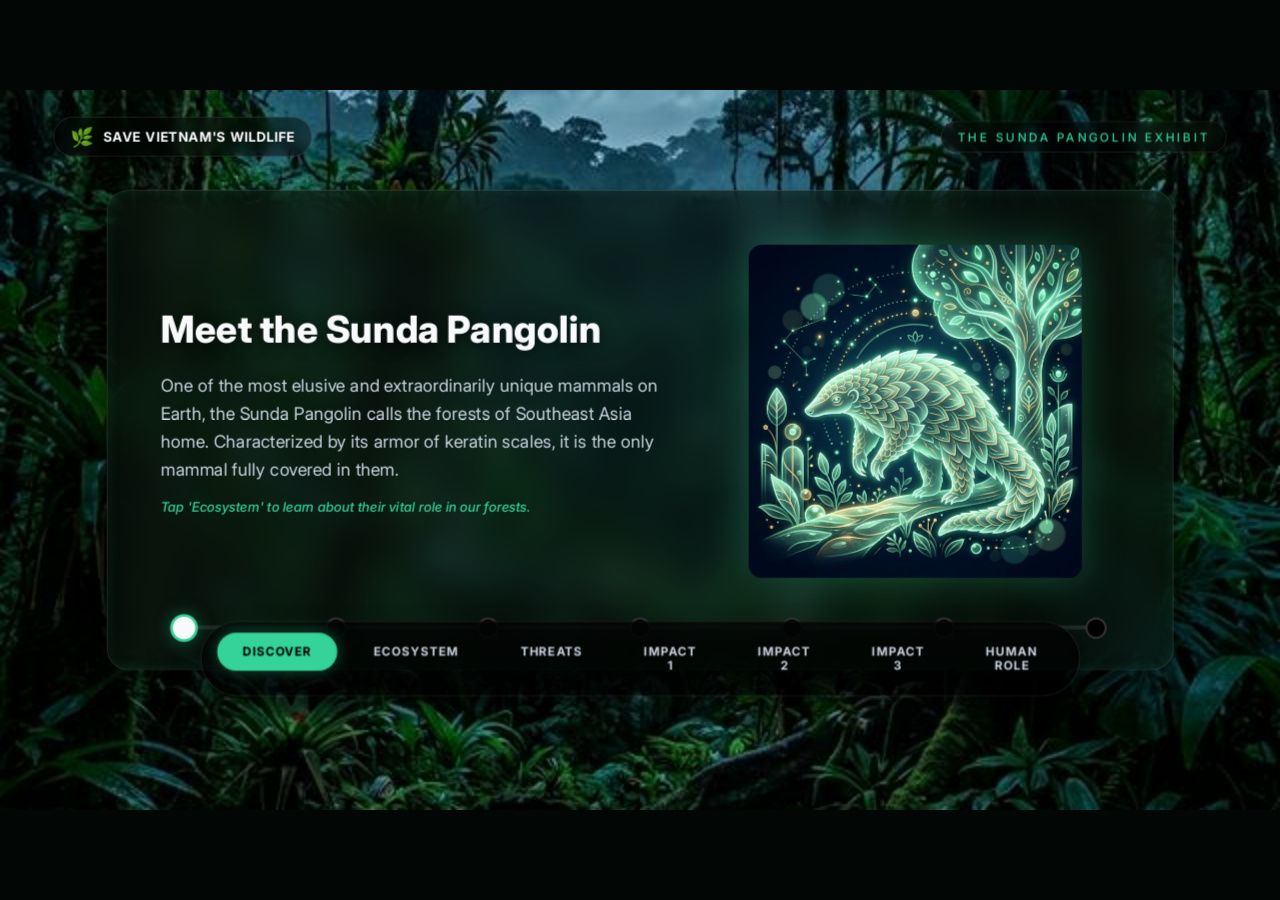
<file: asset/app/index.html>
<!DOCTYPE html>
<html lang="en">
<head>
    <meta charset="UTF-8">
    <meta name="viewport" content="width=1920, height=1080, initial-scale=1.0">
    <title>Save Vietnam's Wildlife: The Sunda Pangolin</title>
    <!-- Google Fonts for modern aesthetics -->
    <link rel="preconnect" href="https://fonts.googleapis.com">
    <link rel="preconnect" href="https://fonts.gstatic.com" crossorigin>
    <link href="https://fonts.googleapis.com/css2?family=Inter:wght@300;400;500;600;800&display=swap" rel="stylesheet">
    <link rel="stylesheet" href="style.css">
</head>
<body>
    <div class="app-container" id="app-container">
        
        <!-- Header Branding -->
        <header class="app-header">
            <div class="logo-area">
                <span class="logo-icon">🌿</span>
                <div class="logo-text">Save Vietnam's Wildlife</div>
            </div>
            <div class="title-area">
                THE SUNDA PANGOLIN EXHIBIT
            </div>
        </header>

        <!-- Main Content Area (Glassmorphism Card) -->
        <main class="hero-card">
            
            <div class="hero-content">
                <div class="text-section">
                    <h1 id="main-heading" class="hero-title fade-in-up">Loading...</h1>
                    <p id="sub-heading" class="hero-subtitle fade-in-up delay-1">...</p>
                    <p id="instruction-text" class="stepper-instruction fade-in-up delay-2">...</p>
                </div>
                
                <div class="image-section">
                    <div class="pangolin-image-container fade-in-up delay-2">
                        <img src="pangolin.png" alt="Sunda Pangolin Artwork" class="pangolin-art">
                        <div class="image-glow"></div>
                    </div>
                </div>
            </div>

            <!-- Stepper Timeline -->
            <div class="stepper-section">
                <div class="stepper-track">
                    <div class="stepper-progress" id="stepper-progress"></div>
                </div>
                <div class="stepper-nodes" id="stepper-nodes">
                    <!-- Nodes injected here -->
                </div>
            </div>

            <!-- Bottom Navigation Controls -->
            <nav class="bottom-nav">
                <ul class="nav-pills" id="nav-pills">
                    <!-- Pills injected here -->
                </ul>
            </nav>
        </main>

    </div>

    <!-- Scaler Script -->
    <script>
        function scaleLayout() {
            const wrapper = document.getElementById('app-container');
            const scaleX = window.innerWidth / 1920;
            const scaleY = window.innerHeight / 1080;
            const scale = Math.min(scaleX, scaleY);
            
            wrapper.style.transform = `scale(${scale})`;
            
            const leftOffset = (window.innerWidth - (1920 * scale)) / 2;
            const topOffset = (window.innerHeight - (1080 * scale)) / 2;
            wrapper.style.left = `${leftOffset}px`;
            wrapper.style.top = `${topOffset}px`;
        }

        window.addEventListener('resize', scaleLayout);
        window.addEventListener('load', scaleLayout);
    </script>
    <script src="app.js"></script>
</body>
</html>
</file>
<file: asset/app/style.css>
:root {
    --bg-dark: #020706;
    --accent-green: #34d399; /* Vibrant emerald green for NGO */
    --accent-glow: rgba(52, 211, 153, 0.4);
    --text-white: #f8fafc;
    --text-gray: #cbd5e1;
    --glass-bg: rgba(10, 20, 15, 0.65);
    --glass-border: rgba(255, 255, 255, 0.15);
}

* {
    box-sizing: border-box;
    margin: 0;
    padding: 0;
    font-family: 'Inter', -apple-system, sans-serif;
}

body {
    background-color: var(--bg-dark);
    margin: 0;
    padding: 0;
    width: 100vw;
    height: 100vh;
    overflow: hidden;
    position: relative;
}

.app-container {
    width: 1920px;
    height: 1080px;
    background-image: url('bg.png');
    background-size: cover;
    background-position: center;
    position: absolute;
    transform-origin: top left;
    color: var(--text-white);
    overflow: hidden;
}

/* Header Branding */
.app-header {
    position: absolute;
    top: 40px;
    left: 80px;
    right: 80px;
    display: flex;
    justify-content: space-between;
    align-items: center;
    z-index: 20;
}

.logo-area {
    display: flex;
    align-items: center;
    gap: 15px;
    background: rgba(0,0,0,0.4);
    backdrop-filter: blur(10px);
    padding: 12px 24px;
    border-radius: 50px;
    border: 1px solid var(--glass-border);
}

.logo-icon {
    font-size: 28px;
}

.logo-text {
    font-size: 20px;
    font-weight: 700;
    letter-spacing: 1px;
    text-transform: uppercase;
}

.title-area {
    font-size: 18px;
    font-weight: 500;
    letter-spacing: 4px;
    color: var(--accent-green);
    text-transform: uppercase;
    background: rgba(0,0,0,0.4);
    backdrop-filter: blur(10px);
    padding: 12px 24px;
    border-radius: 50px;
    border: 1px solid var(--glass-border);
}

/* Central Hero Card (Glassmorphism) */
.hero-card {
    position: absolute;
    top: 150px;
    left: 50%;
    transform: translateX(-50%);
    width: 1600px;
    height: 720px;
    background: var(--glass-bg);
    backdrop-filter: blur(24px);
    -webkit-backdrop-filter: blur(24px);
    border: 1px solid var(--glass-border);
    border-radius: 32px;
    box-shadow: 0 25px 50px -12px rgba(0,0,0,0.7), inset 0 0 20px rgba(52, 211, 153, 0.1);
    display: flex;
    flex-direction: column;
    z-index: 10;
    padding: 60px 80px;
}

.hero-content {
    display: flex;
    justify-content: space-between;
    align-items: center;
    flex: 1;
    gap: 60px;
}

.text-section {
    flex: 1;
    display: flex;
    flex-direction: column;
    justify-content: center;
}

.hero-title {
    font-size: 56px;
    font-weight: 800;
    line-height: 1.15;
    margin-bottom: 32px;
    color: var(--text-white);
    text-shadow: 0 4px 20px rgba(0,0,0,0.5);
}

.hero-subtitle {
    font-size: 26px;
    color: var(--text-gray);
    line-height: 1.6;
    margin-bottom: 24px;
    font-weight: 400;
}

.stepper-instruction {
    font-size: 20px;
    color: var(--accent-green);
    font-style: italic;
    font-weight: 500;
}

/* Image Section */
.image-section {
    flex: 0.8;
    display: flex;
    justify-content: center;
    align-items: center;
    position: relative;
}

.pangolin-image-container {
    position: relative;
    width: 100%;
    max-width: 500px;
    aspect-ratio: 1;
    display: flex;
    justify-content: center;
    align-items: center;
}

.pangolin-art {
    width: 100%;
    height: 100%;
    object-fit: contain;
    border-radius: 20px;
    z-index: 2;
    filter: drop-shadow(0 0 30px rgba(52,211,153,0.3));
    animation: float 6s ease-in-out infinite;
}

.image-glow {
    position: absolute;
    width: 80%;
    height: 80%;
    background: radial-gradient(circle, var(--accent-glow) 0%, transparent 70%);
    z-index: 1;
    top: 10%;
    left: 10%;
    animation: pulseGlow 4s infinite alternate;
}

@keyframes float {
    0% { transform: translateY(0px); }
    50% { transform: translateY(-15px); }
    100% { transform: translateY(0px); }
}

@keyframes pulseGlow {
    0% { opacity: 0.4; transform: scale(0.9); }
    100% { opacity: 0.8; transform: scale(1.1); }
}

/* Stepper Section */
.stepper-section {
    position: relative;
    margin-top: 50px;
    display: flex;
    flex-direction: column;
    align-items: center;
    width: 100%;
}

.stepper-track {
    position: relative;
    width: 1400px;
    height: 6px;
    background: rgba(255,255,255,0.1);
    border-radius: 3px;
    margin-bottom: 0px;
}

.stepper-progress {
    position: absolute;
    left: 0;
    top: 0;
    height: 100%;
    background: var(--accent-green);
    width: 0%;
    transition: width 0.6s cubic-bezier(0.16, 1, 0.3, 1);
    border-radius: 3px;
    box-shadow: 0 0 15px var(--accent-green);
}

.stepper-nodes {
    position: absolute;
    top: -12px;
    width: 1400px;
    display: flex;
    justify-content: space-between;
    pointer-events: none;
}

.step-node {
    width: 32px;
    height: 32px;
    border-radius: 50%;
    background: #000;
    border: 3px solid rgba(255,255,255,0.2);
    color: transparent;
    transition: all 0.4s ease;
}

.step-node.completed {
    background: var(--accent-green);
    border-color: var(--accent-green);
}

.step-node.active {
    background: var(--text-white);
    border-color: var(--accent-green);
    box-shadow: 0 0 20px var(--accent-glow);
    transform: scale(1.3);
}

/* Bottom Navigation Nav Pills */
.bottom-nav {
    position: absolute;
    bottom: -40px;
    left: 50%;
    transform: translateX(-50%);
    background: rgba(0, 0, 0, 0.7);
    backdrop-filter: blur(16px);
    border: 1px solid var(--glass-border);
    padding: 16px 24px;
    border-radius: 60px;
    box-shadow: 0 20px 40px rgba(0,0,0,0.6);
    z-index: 30;
}

.nav-pills {
    display: flex;
    list-style: none;
    gap: 16px;
}

.nav-pill {
    padding: 16px 36px;
    border-radius: 40px;
    font-size: 18px;
    font-weight: 700;
    color: var(--text-gray);
    background: transparent;
    border: 2px solid transparent;
    cursor: pointer;
    transition: all 0.3s ease;
    text-transform: uppercase;
    letter-spacing: 1.5px;
}

.nav-pill:active { transform: scale(0.95); }

.nav-pill:hover {
    color: var(--text-white);
    background: rgba(255,255,255,0.05);
}

.nav-pill.active {
    background: var(--accent-green);
    color: #000;
    border-color: var(--accent-green);
    box-shadow: 0 0 25px var(--accent-glow);
}

/* Animations */
.fade-in-up {
    animation: fadeInUp 0.8s cubic-bezier(0.16, 1, 0.3, 1) forwards;
    opacity: 0;
    transform: translateY(30px);
}

.delay-1 { animation-delay: 0.15s; }
.delay-2 { animation-delay: 0.3s; }

@keyframes fadeInUp {
    to {
        opacity: 1;
        transform: translateY(0);
    }
}
</file>
